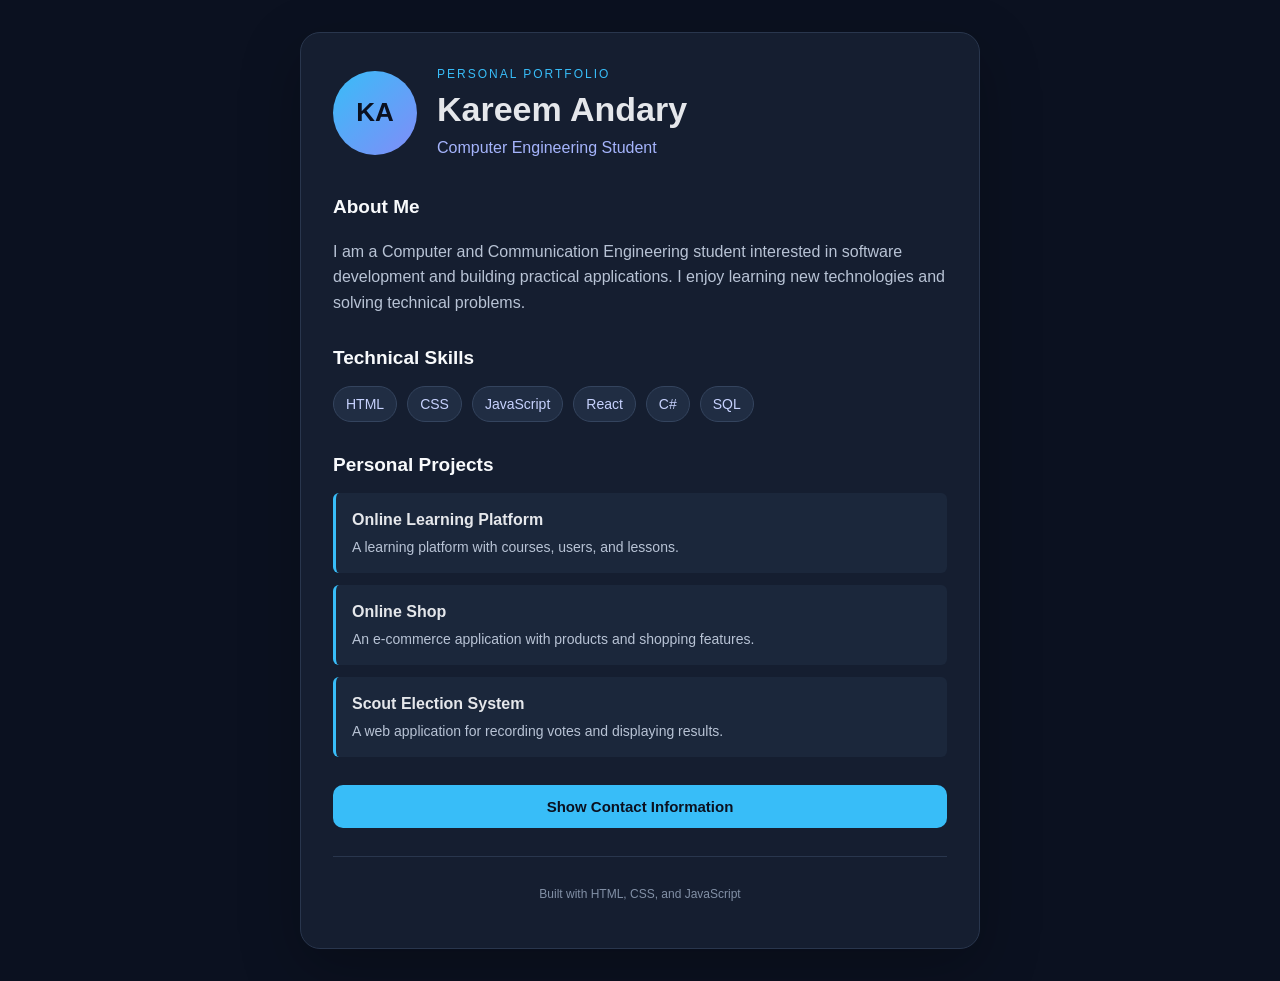
<file: index.html>
<!DOCTYPE html>
<html lang="en">
<head>
    <meta charset="UTF-8">
    <meta name="viewport" content="width=device-width, initial-scale=1.0">
    <title>My Developer Portfolio</title>
    <link rel="stylesheet" href="style.css">
    <script src="script.js" defer></script>
</head>
<body>
    <main class="portfolio">
        <div class="profile-header">
            <div class="avatar">KA</div>
            <div>
                <p class="eyebrow">PERSONAL PORTFOLIO</p>
                <h1>Kareem Andary</h1>
                <p class="role">Computer Engineering Student</p>
            </div>
        </div>

        <section>
            <h2>About Me</h2>
            <p>
                I am a Computer and Communication Engineering student
                interested in software development and building practical
                applications. I enjoy learning new technologies and
                solving technical problems.
            </p>
        </section>

        <section>
            <h2>Technical Skills</h2>
            <div class="skills">
                <span>HTML</span>
                <span>CSS</span>
                <span>JavaScript</span>
                <span>React</span>
                <span>C#</span>
                <span>SQL</span>
            </div>
        </section>

        <section>
            <h2>Personal Projects</h2>
            <div class="project">
                <h3>Online Learning Platform</h3>
                <p>A learning platform with courses, users, and lessons.</p>
            </div>

            <div class="project">
                <h3>Online Shop</h3>
                <p>An e-commerce application with products and shopping features.</p>
            </div>

            <div class="project">
                <h3>Scout Election System</h3>
                <p>A web application for recording votes and displaying results.</p>
            </div>
        </section>

        <button id="contactButton">Show Contact Information</button>

        <div id="contactInfo" class="contact-info" hidden>
            <p>GitHub: <a href="https://github.com/andarykareem1/Personal-Portfolio.git "
                target="_blank" rel="noopener noreferrer">My GitHub Profile</a></p>
            <p>Email: andarykareem63@gmail.com</p>
        </div>

        <footer>
            <p>Built with HTML, CSS, and JavaScript</p>
        </footer>
    </main>
</body>
</html>
</file>
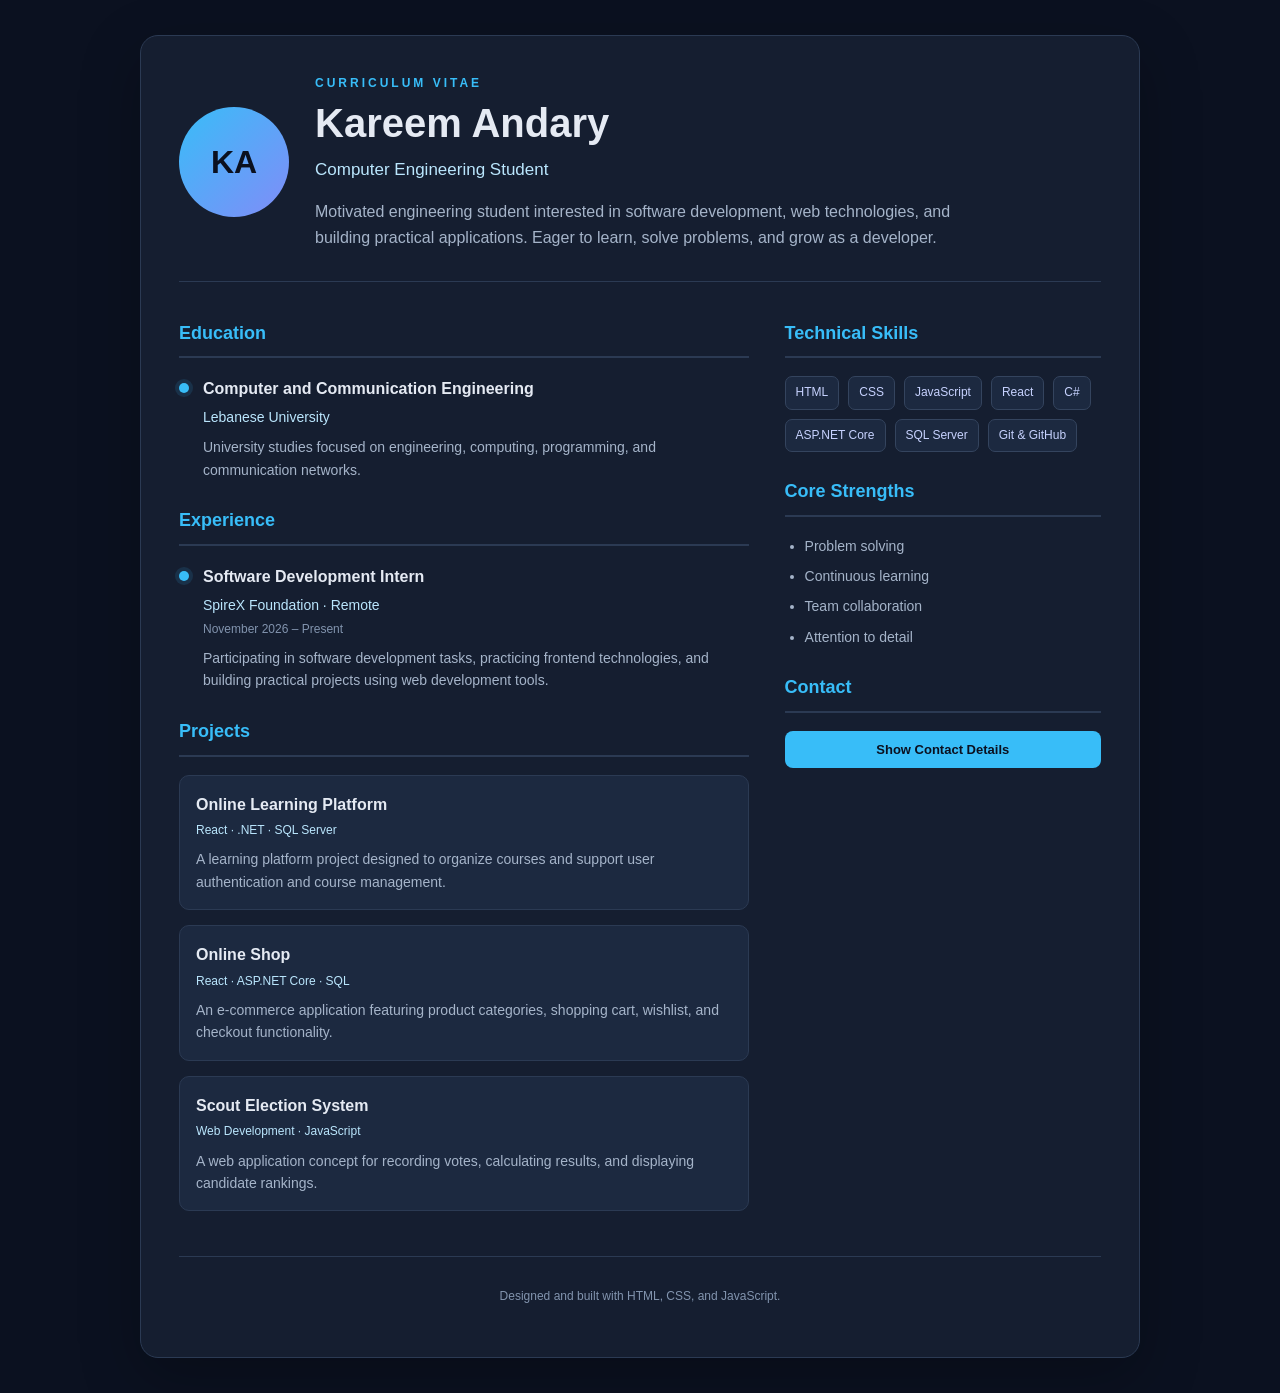
<file: CV/index.html>
<!DOCTYPE html>
<html lang="en">
<head>
    <meta charset="UTF-8">
    <meta name="viewport" content="width=device-width, initial-scale=1.0">
    <meta name="description" content="Personal CV and resume of Kareem Andary, Computer Engineering Student.">
    <title>Kareem Andary | Resume</title>
    <link rel="stylesheet" href="style.css">
    <script src="script.js" defer></script>
</head>
<body>
    <main class="resume">

        <header class="profile">
            <div class="avatar">KA</div>

            <div class="profile-info">
                <p class="eyebrow">CURRICULUM VITAE</p>
                <h1>Kareem Andary</h1>
                <h2>Computer Engineering Student</h2>
                <p class="summary">
                    Motivated engineering student interested in software
                    development, web technologies, and building practical
                    applications. Eager to learn, solve problems, and grow
                    as a developer.
                </p>
            </div>
        </header>

        <div class="resume-grid">
            <div class="main-column">

                <section class="section">
                    <h2 class="section-title">Education</h2>

                    <article class="entry">
                        <div class="entry-marker"></div>
                        <div>
                            <h3>Computer and Communication Engineering</h3>
                            <p class="organization">Lebanese University</p>
                            <p class="description">
                                University studies focused on engineering,
                                computing, programming, and communication networks.
                            </p>
                        </div>
                    </article>
                </section>

                <section class="section">
                    <h2 class="section-title">Experience</h2>

                    <article class="entry">
                        <div class="entry-marker"></div>
                        <div>
                            <h3>Software Development Intern</h3>
                            <p class="organization">SpireX Foundation · Remote</p>
                            <p class="date">November 2026 – Present</p>
                            <p class="description">
                                Participating in software development tasks,
                                practicing frontend technologies, and building
                                practical projects using web development tools.
                            </p>
                        </div>
                    </article>
                </section>

                <section class="section">
                    <h2 class="section-title">Projects</h2>

                    <article class="project">
                        <h3>Online Learning Platform</h3>
                        <p class="project-tech">React · .NET · SQL Server</p>
                        <p class="description">
                            A learning platform project designed to organize
                            courses and support user authentication and
                            course management.
                        </p>
                    </article>

                    <article class="project">
                        <h3>Online Shop</h3>
                        <p class="project-tech">React · ASP.NET Core · SQL</p>
                        <p class="description">
                            An e-commerce application featuring product
                            categories, shopping cart, wishlist, and checkout
                            functionality.
                        </p>
                    </article>

                    <article class="project">
                        <h3>Scout Election System</h3>
                        <p class="project-tech">Web Development · JavaScript</p>
                        <p class="description">
                            A web application concept for recording votes,
                            calculating results, and displaying candidate
                            rankings.
                        </p>
                    </article>
                </section>

            </div>

            <aside class="side-column">

                <section class="section">
                    <h2 class="section-title">Technical Skills</h2>

                    <div class="skills">
                        <span>HTML</span>
                        <span>CSS</span>
                        <span>JavaScript</span>
                        <span>React</span>
                        <span>C#</span>
                        <span>ASP.NET Core</span>
                        <span>SQL Server</span>
                        <span>Git & GitHub</span>
                    </div>
                </section>

                <section class="section">
                    <h2 class="section-title">Core Strengths</h2>
                    <ul class="strengths">
                        <li>Problem solving</li>
                        <li>Continuous learning</li>
                        <li>Team collaboration</li>
                        <li>Attention to detail</li>
                    </ul>
                </section>

                <section class="section contact-section">
                    <h2 class="section-title">Contact</h2>

                    <button id="contactButton" type="button">
                        Show Contact Details
                    </button>

                    <div id="contactInfo" hidden>
                        <p>
                            <strong>Email</strong>
                            <a href="mailto:andarykareedm63@gmail.com">
                                andarykareedm63@gmail.com
                            </a>
                        </p>

                        <p>
                            <strong>GitHub</strong>
                            <a href="https://github.com/andarykareem1"
                               target="_blank"
                               rel="noopener noreferrer">
                                View GitHub Profile
                            </a>
                        </p>
                    </div>
                </section>

            </aside>
        </div>

        <footer>
            <p>Designed and built with HTML, CSS, and JavaScript.</p>
        </footer>

    </main>
</body>
</html>
</file>
<file: style.css>
* {
    box-sizing: border-box;
}

body {
    margin: 0;
    min-height: 100vh;
    padding: 32px 16px;
    display: flex;
    justify-content: center;
    align-items: center;
    background: #0b1120;
    color: #e5e7eb;
    font-family: Arial, sans-serif;
    line-height: 1.6;
}

.portfolio {
    width: 100%;
    max-width: 680px;
    padding: 32px;
    background: #151e30;
    border: 1px solid #29364d;
    border-radius: 20px;
    box-shadow: 0 20px 60px rgba(0, 0, 0, 0.25);
}

.profile-header {
    display: flex;
    align-items: center;
    gap: 20px;
    margin-bottom: 32px;
}

.avatar {
    width: 84px;
    height: 84px;
    flex-shrink: 0;
    display: grid;
    place-items: center;
    border-radius: 50%;
    background: linear-gradient(135deg, #38bdf8, #818cf8);
    color: #0b1120;
    font-size: 26px;
    font-weight: bold;
}

.eyebrow {
    margin: 0;
    color: #38bdf8;
    font-size: 12px;
    letter-spacing: 2px;
}

h1 {
    margin: 4px 0;
    font-size: clamp(24px, 5vw, 34px);
    line-height: 1.25;
}

.role {
    margin: 0;
    color: #a5b4fc;
}

section {
    margin-top: 28px;
}

h2 {
    margin-bottom: 12px;
    font-size: 19px;
    color: #f8fafc;
}

section p {
    color: #b8c3d5;
}

.skills {
    display: flex;
    flex-wrap: wrap;
    gap: 10px;
}

.skills span {
    padding: 6px 12px;
    border: 1px solid #34445e;
    border-radius: 20px;
    background: #202d43;
    color: #c7d2fe;
    font-size: 14px;
}

.project {
    margin-top: 12px;
    padding: 14px 16px;
    border-left: 3px solid #38bdf8;
    border-radius: 6px;
    background: #1b273b;
}

.project h3 {
    margin: 0 0 4px;
    font-size: 16px;
}

.project p {
    margin: 0;
    font-size: 14px;
}

button {
    width: 100%;
    margin-top: 28px;
    padding: 13px 18px;
    border: none;
    border-radius: 10px;
    background: #38bdf8;
    color: #0b1120;
    font-size: 15px;
    font-weight: bold;
    cursor: pointer;
    transition: background 0.2s, transform 0.2s;
}

button:hover {
    background: #7dd3fc;
    transform: translateY(-2px);
}

.contact-info {
    margin-top: 16px;
    overflow-wrap: anywhere;
}

.contact-info a {
    color: #7dd3fc;
}

footer {
    margin-top: 28px;
    padding-top: 16px;
    border-top: 1px solid #29364d;
    color: #8290a6;
    text-align: center;
    font-size: 12px;
}

@media (max-width: 480px) {
    body {
        padding: 16px 10px;
        align-items: flex-start;
    }

    .portfolio {
        padding: 22px 18px;
    }

    .profile-header {
        gap: 14px;
    }

    .avatar {
        width: 64px;
        height: 64px;
        font-size: 21px;
    }
}
</file>
<file: CV/style.css>
* {
    box-sizing: border-box;
}

:root {
    --background: #0b1120;
    --card: #151e30;
    --card-light: #1c2940;
    --border: #2b3a53;
    --text: #e5eaf3;
    --muted: #a5b4c9;
    --accent: #38bdf8;
    --accent-light: #bae6fd;
}

body {
    margin: 0;
    min-height: 100vh;
    padding: 35px 16px;
    background: var(--background);
    color: var(--text);
    font-family: Arial, sans-serif;
    line-height: 1.6;
}

.resume {
    max-width: 1000px;
    margin: 0 auto;
    padding: 38px;
    background: var(--card);
    border: 1px solid var(--border);
    border-radius: 18px;
    box-shadow: 0 20px 60px rgba(0, 0, 0, 0.25);
}

.profile {
    display: flex;
    align-items: center;
    gap: 26px;
    padding-bottom: 30px;
    border-bottom: 1px solid var(--border);
}

.avatar {
    display: grid;
    place-items: center;
    width: 110px;
    height: 110px;
    flex-shrink: 0;
    border-radius: 50%;
    background: linear-gradient(135deg, #38bdf8, #818cf8);
    color: #0b1120;
    font-size: 32px;
    font-weight: bold;
}

.eyebrow {
    margin: 0 0 5px;
    color: var(--accent);
    font-size: 12px;
    font-weight: bold;
    letter-spacing: 3px;
}

.profile h1 {
    margin: 0;
    font-size: clamp(28px, 4vw, 40px);
    line-height: 1.25;
}

.profile h2 {
    margin: 8px 0;
    color: var(--accent-light);
    font-size: 17px;
    font-weight: normal;
}

.summary {
    max-width: 650px;
    margin-bottom: 0;
    color: var(--muted);
}

.resume-grid {
    display: grid;
    grid-template-columns: minmax(0, 1.8fr) minmax(220px, 1fr);
    gap: 36px;
    padding-top: 12px;
}

.section {
    margin-top: 25px;
}

.section-title {
    margin: 0 0 18px;
    padding-bottom: 9px;
    border-bottom: 2px solid var(--border);
    color: var(--accent);
    font-size: 18px;
}

.entry {
    display: flex;
    gap: 14px;
    margin-bottom: 22px;
}

.entry-marker {
    width: 10px;
    height: 10px;
    margin-top: 7px;
    flex-shrink: 0;
    border-radius: 50%;
    background: var(--accent);
    box-shadow: 0 0 0 4px rgba(56, 189, 248, 0.12);
}

.entry h3,
.project h3 {
    margin: 0 0 4px;
    font-size: 16px;
}

.organization {
    margin: 0;
    color: var(--accent-light);
    font-size: 14px;
}

.date {
    margin: 4px 0;
    color: #8294ae;
    font-size: 12px;
}

.description {
    margin: 8px 0 0;
    color: var(--muted);
    font-size: 14px;
}

.project {
    margin-bottom: 15px;
    padding: 16px;
    border: 1px solid var(--border);
    border-radius: 10px;
    background: var(--card-light);
    transition: transform 0.2s, border-color 0.2s;
}

.project:hover {
    transform: translateY(-2px);
    border-color: var(--accent);
}

.project-tech {
    margin: 4px 0;
    color: var(--accent-light);
    font-size: 12px;
}

.skills {
    display: flex;
    flex-wrap: wrap;
    gap: 9px;
}

.skills span {
    padding: 6px 10px;
    border: 1px solid #34445e;
    border-radius: 7px;
    background: var(--card-light);
    color: #c7d2fe;
    font-size: 12px;
}

.strengths {
    margin: 0;
    padding-left: 20px;
    color: var(--muted);
    font-size: 14px;
}

.strengths li {
    margin-bottom: 8px;
}

button {
    width: 100%;
    padding: 11px 12px;
    border: none;
    border-radius: 8px;
    background: var(--accent);
    color: #0b1120;
    font-size: 13px;
    font-weight: bold;
    cursor: pointer;
    transition: background 0.2s;
}

button:hover {
    background: #7dd3fc;
}

#contactInfo {
    margin-top: 15px;
    overflow-wrap: anywhere;
}

#contactInfo p {
    margin-bottom: 14px;
    font-size: 13px;
}

#contactInfo strong {
    display: block;
    margin-bottom: 3px;
    color: var(--muted);
}

#contactInfo a {
    color: var(--accent-light);
    text-decoration: none;
}

#contactInfo a:hover {
    text-decoration: underline;
}

footer {
    margin-top: 30px;
    padding-top: 18px;
    border-top: 1px solid var(--border);
    color: #8294ae;
    text-align: center;
    font-size: 12px;
}

@media (max-width: 700px) {
    body {
        padding: 14px 10px;
    }

    .resume {
        padding: 22px 18px;
    }

    .profile {
        align-items: flex-start;
        gap: 15px;
    }

    .avatar {
        width: 68px;
        height: 68px;
        font-size: 22px;
    }

    .resume-grid {
        grid-template-columns: 1fr;
        gap: 0;
    }

    .profile h1 {
        font-size: 27px;
        overflow-wrap: anywhere;
    }

    .profile h2 {
        font-size: 15px;
    }
}

@media (max-width: 380px) {
    .profile {
        flex-direction: column;
    }
}
</file>
